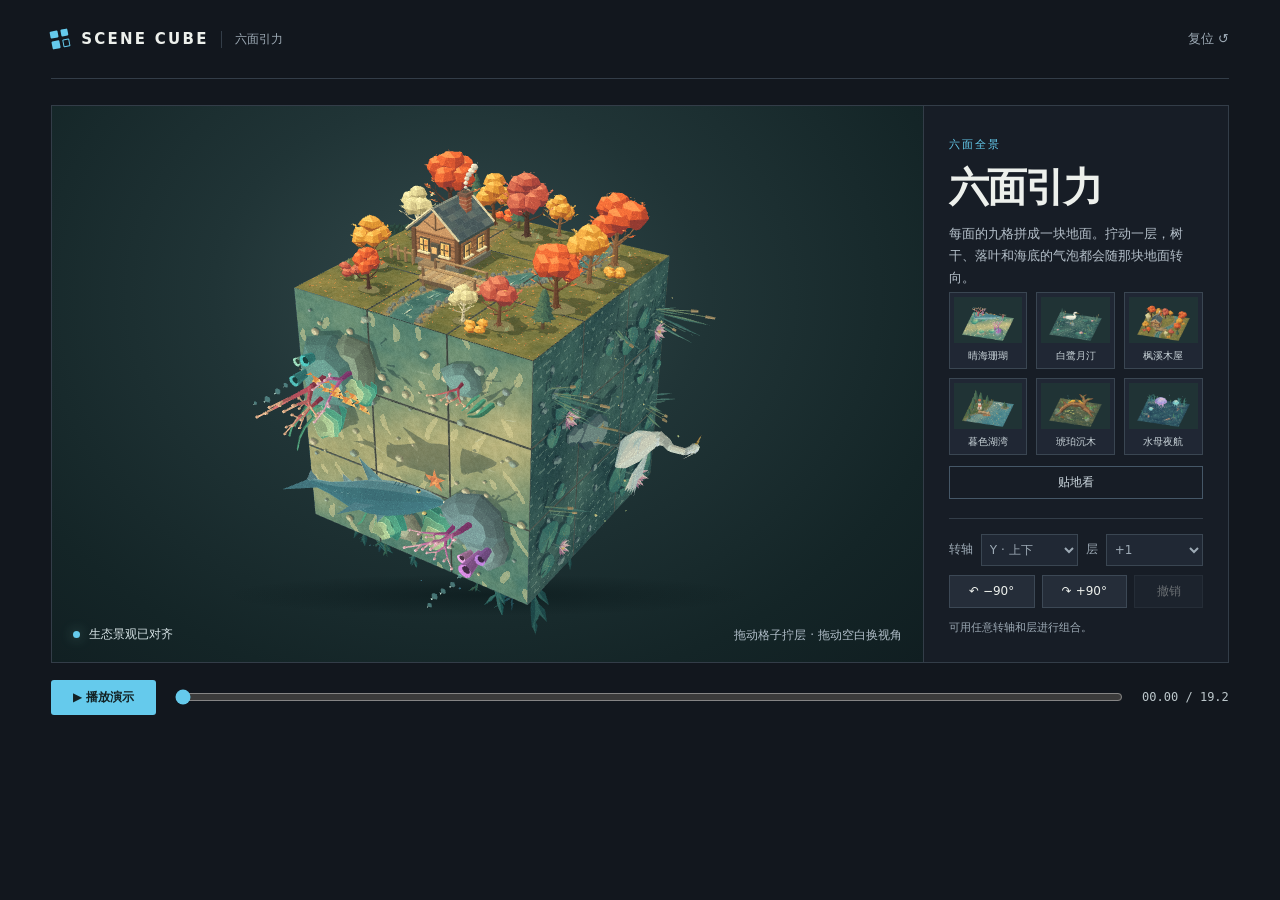
<file: scene-cube/assets/starter/index.html>
<!doctype html>
<html lang="zh-CN">
<head>
  <meta charset="utf-8">
  <meta name="viewport" content="width=device-width,initial-scale=1">
  <meta name="description" content="六处活着的像素生境。拖动魔方，让礁鲨、松林和月下的水草随着九格重新拼合。">
  <title>六面引力 · Scene Cube</title>
  <link rel="stylesheet" href="styles.css">
  <script defer src="cube-state.js"></script>
  <script defer src="ground-camera.js"></script>
  <script defer src="ground-water.js"></script>
  <script defer src="ground-valley.js"></script>
  <script defer src="ground-night.js"></script>
  <script defer src="ground-surfaces.js"></script>
  <script defer src="cube-habitats.js"></script>
  <script defer src="habitat-renderer.js"></script>
  <script defer src="cube.js"></script>
</head>
<body>
  <main class="shell">
    <header class="masthead">
      <div class="brand">
        <span class="brand-grid" aria-hidden="true"><i></i><i></i><i></i><i></i></span>
        <strong>SCENE CUBE</strong>
        <span class="brand-cn">六面引力</span>
      </div>
      <button id="reset" class="text-button" type="button">复位 <span aria-hidden="true">↺</span></button>
    </header>
    <div class="workspace">
      <section class="stage" aria-label="三维魔方舞台">
        <canvas id="world" tabindex="0" aria-label="三维场景魔方。拖动格子拧层，拖动空白旋转视角。WASD 调整视角。"></canvas>
        <div class="stage-caption" aria-hidden="true">
          <span class="signal"></span><span id="stage-state">图案已对齐</span>
        </div>
        <p class="stage-help">拖动格子拧层 · 拖动空白换视角</p>
        <div id="fallback" class="fallback" hidden>请在支持 WebGL 的浏览器中打开此预览。</div>
      </section>
      <aside class="inspector" aria-label="场景及转层控制">
        <div class="intro">
          <p class="kicker" id="scene-kind">像素生境</p>
          <h1 id="scene-name">场景魔方</h1>
          <p id="scene-description">九格拼成一块地面，树木、生物和水面随这块地面转向。</p>
        </div>
        <div id="scene-list" class="swatches" aria-label="巡视六面"></div>
        <button id="close-view" class="close-view" type="button" aria-pressed="false">贴地看</button>
        <hr>
        <div class="control">
          <label for="axis">转轴</label>
          <select id="axis">
            <option value="x">X · 左右</option>
            <option value="y" selected>Y · 上下</option>
            <option value="z">Z · 前后</option>
          </select>
          <label for="layer">层</label>
          <select id="layer"><option value="-1">−1</option><option value="0">中层</option><option value="1" selected>+1</option></select>
        </div>
        <div class="turns">
          <button id="negative" type="button" aria-label="负向旋转九十度">↶ −90°</button>
          <button id="positive" type="button" aria-label="正向旋转九十度">↷ +90°</button>
          <button id="undo" type="button" disabled>撤销</button>
        </div>
        <p id="feedback" role="status" class="feedback">可用任意转轴和层进行组合。</p>
      </aside>
    </div>
    <footer class="transport">
      <button id="play" type="button"><span aria-hidden="true">▶</span> 播放演示</button>
      <label class="sr-only" for="seek">演示时间轴</label>
      <input id="seek" type="range" min="0" max="19.2" step=".01" value="0">
      <output id="time" for="seek">00.00 / 19.2</output>
    </footer>
  </main>
</body>
</html>
</file>
<file: scene-cube/assets/starter/styles.css>
:root {
  color-scheme: dark;
  --page: #12171e;
  --panel: #171d26;
  --edge: #333d48;
  --text: #edf0ec;
  --muted: #9daab5;
  --accent: #83dbc8;
  font-family: "Microsoft YaHei UI", "PingFang SC", system-ui, sans-serif;
}
* { box-sizing: border-box; }
body { margin: 0; color: var(--text); background: var(--page); }
button, select { font: inherit; color: inherit; }
button { cursor: pointer; }
button:disabled { cursor: default; opacity: .38; }
button:focus-visible, select:focus-visible, canvas:focus-visible, input:focus-visible { outline: 2px solid var(--accent); outline-offset: 3px; }
.shell { max-width: 1440px; padding: 0 clamp(14px, 4vw, 58px) 28px; margin: auto; }
.masthead { height: 79px; display: flex; align-items: center; justify-content: space-between; border-bottom: 1px solid var(--edge); }
.brand { display: flex; align-items: center; gap: 12px; }
.brand strong { font: 750 15px/1 system-ui, sans-serif; letter-spacing: .15em; }
.brand-cn { color: var(--muted); font-size: 12px; padding-left: 13px; border-left: 1px solid var(--edge); }
.brand-grid { width: 18px; height: 18px; display: grid; grid-template-columns: 1fr 1fr; gap: 3px; transform: rotate(-11deg); }
.brand-grid i { background: var(--accent); border-radius: 1px; }
.brand-grid i:last-child { background: none; border: 1px solid var(--accent); }
.text-button { padding: 8px 0 8px 12px; color: var(--muted); background: none; border: 0; font-size: 13px; }
.text-button:hover { color: var(--text); }
.workspace { display: grid; grid-template-columns: minmax(0,1fr) minmax(254px,305px); margin-top: 26px; min-height: 530px; border: 1px solid var(--edge); }
.stage { background: radial-gradient(ellipse at 47% 34%, #33494b 0%, #203436 38%, #142527 77%, #101e21 100%); position: relative; overflow: hidden; min-width: 0; }
.stage::before { content: ""; pointer-events: none; position: absolute; left: 18%; right: 18%; top: 84%; height: 8%; background: radial-gradient(ellipse, #09171999, transparent 67%); }
#world { position: absolute; inset: 0; display: block; width: 100%; height: 100%; touch-action: none; cursor: grab; image-rendering: pixelated; }
#world:active { cursor: grabbing; }
.stage-caption { position: absolute; left: 21px; bottom: 19px; display: flex; gap: 9px; align-items: center; color: #d8e5e7; font-size: 12px; pointer-events: none; }
.signal { width: 7px; height: 7px; background: var(--accent); border-radius: 50%; box-shadow: 0 0 13px #83dbc877; }
.stage-help { position: absolute; bottom: 18px; right: 21px; margin: 0; color: #b1bec9; font-size: 12px; pointer-events: none; }
.fallback { padding: 28px; }
.inspector { border-left: 1px solid var(--edge); background: var(--panel); padding: 31px 25px 24px; }
.intro { min-height: 155px; }
.kicker { color: var(--accent); margin: 0 0 13px; font-size: 11px; letter-spacing: .20em; }
h1 { margin: 0 0 13px; font-weight: 690; font-size: clamp(29px,3.1vw,40px); line-height: 1.14; letter-spacing: -.05em; }
#scene-description { margin: 0; line-height: 1.7; font-size: 13px; color: #b5c0ca; }
.swatches { display: grid; grid-template-columns: repeat(3,minmax(0,1fr)); gap: 9px; }
.swatches button { background: #202734; display: grid; gap: 6px; justify-items: stretch; padding: 4px 4px 5px; min-width: 0; color: #c9d4d9; border: 1px solid #3a4652; font-size: 10px; }
.swatches button:hover, .swatches button[aria-pressed="true"] { border-color: var(--accent); color: var(--text); }
.swatches canvas { display:block; width:100%; aspect-ratio:1.5; object-fit:cover; height:auto; }
.close-view { width: 100%; margin-top: 11px; padding: 7px; background: none; border: 1px solid #455767; color: #cfdae1; font-size: 12px; text-align: center; }
.close-view:hover, .close-view[aria-pressed="true"] { border-color: var(--accent); color: var(--accent); }
hr { border: 0; border-top: 1px solid var(--edge); margin: 19px 0 15px; }
.control { display: grid; grid-template-columns: auto 1fr auto 1fr; align-items: center; gap: 8px; font-size: 12px; color: var(--muted); }
.control select { min-width: 0; background: #202834; border: 1px solid #3a4652; padding: 7px 4px; }
.turns { display: grid; grid-template-columns: 1fr 1fr .8fr; gap: 7px; margin-top: 9px; }
.turns button { border: 1px solid #3c4855; background: #252d39; padding: 7px 0; font-size: 12px; white-space: nowrap; }
.turns button:hover:not(:disabled) { border-color: var(--accent); }
.feedback { color: var(--muted); font-size: 11px; min-height: 1.65em; margin: 12px 0 0; }
.transport { display: grid; grid-template-columns: auto 1fr auto; align-items: center; gap: 19px; padding: 17px 0 0; }
.transport button { color: #122123; background: var(--accent); border: 0; border-radius: 3px; padding: 9px 12px; font-weight: 650; font-size: 12px; min-width: 105px; }
.transport input { width: 100%; margin: 0; accent-color: var(--accent); }
.transport output { color: #bcc7cb; font: 12px ui-monospace,monospace; white-space: nowrap; }
.sr-only { width: 1px; height: 1px; overflow: hidden; position: absolute; clip-path: inset(50%); }
.export .shell { padding: 0; max-width: none; }
.export .workspace { border: 0; margin: 0; display: block; min-height: 0; }
.export .stage { width: 100vw; height: 100vh; }
.export .masthead, .export .inspector, .export .transport, .export .stage-caption, .export .stage-help { display: none; }
@media(max-width: 765px) {
  .masthead { height: 60px; }
  .workspace { display: block; margin-top: 15px; }
  .stage { height: min(110vw,510px); }
  .stage-caption, .stage-help { font-size: 10px; bottom: 13px; }
  .stage-caption { left: 12px; }
  .stage-help { right: 12px; }
  .inspector { border-left: 0; border-top: 1px solid var(--edge); padding: 19px; }
  .intro { min-height: 111px; }
  .swatches { grid-template-columns: repeat(6,minmax(0,1fr)); gap: 4px; }
  .swatches button { padding: 3px; font-size: 9px; }
  .transport { gap: 10px; }
}
</file>
